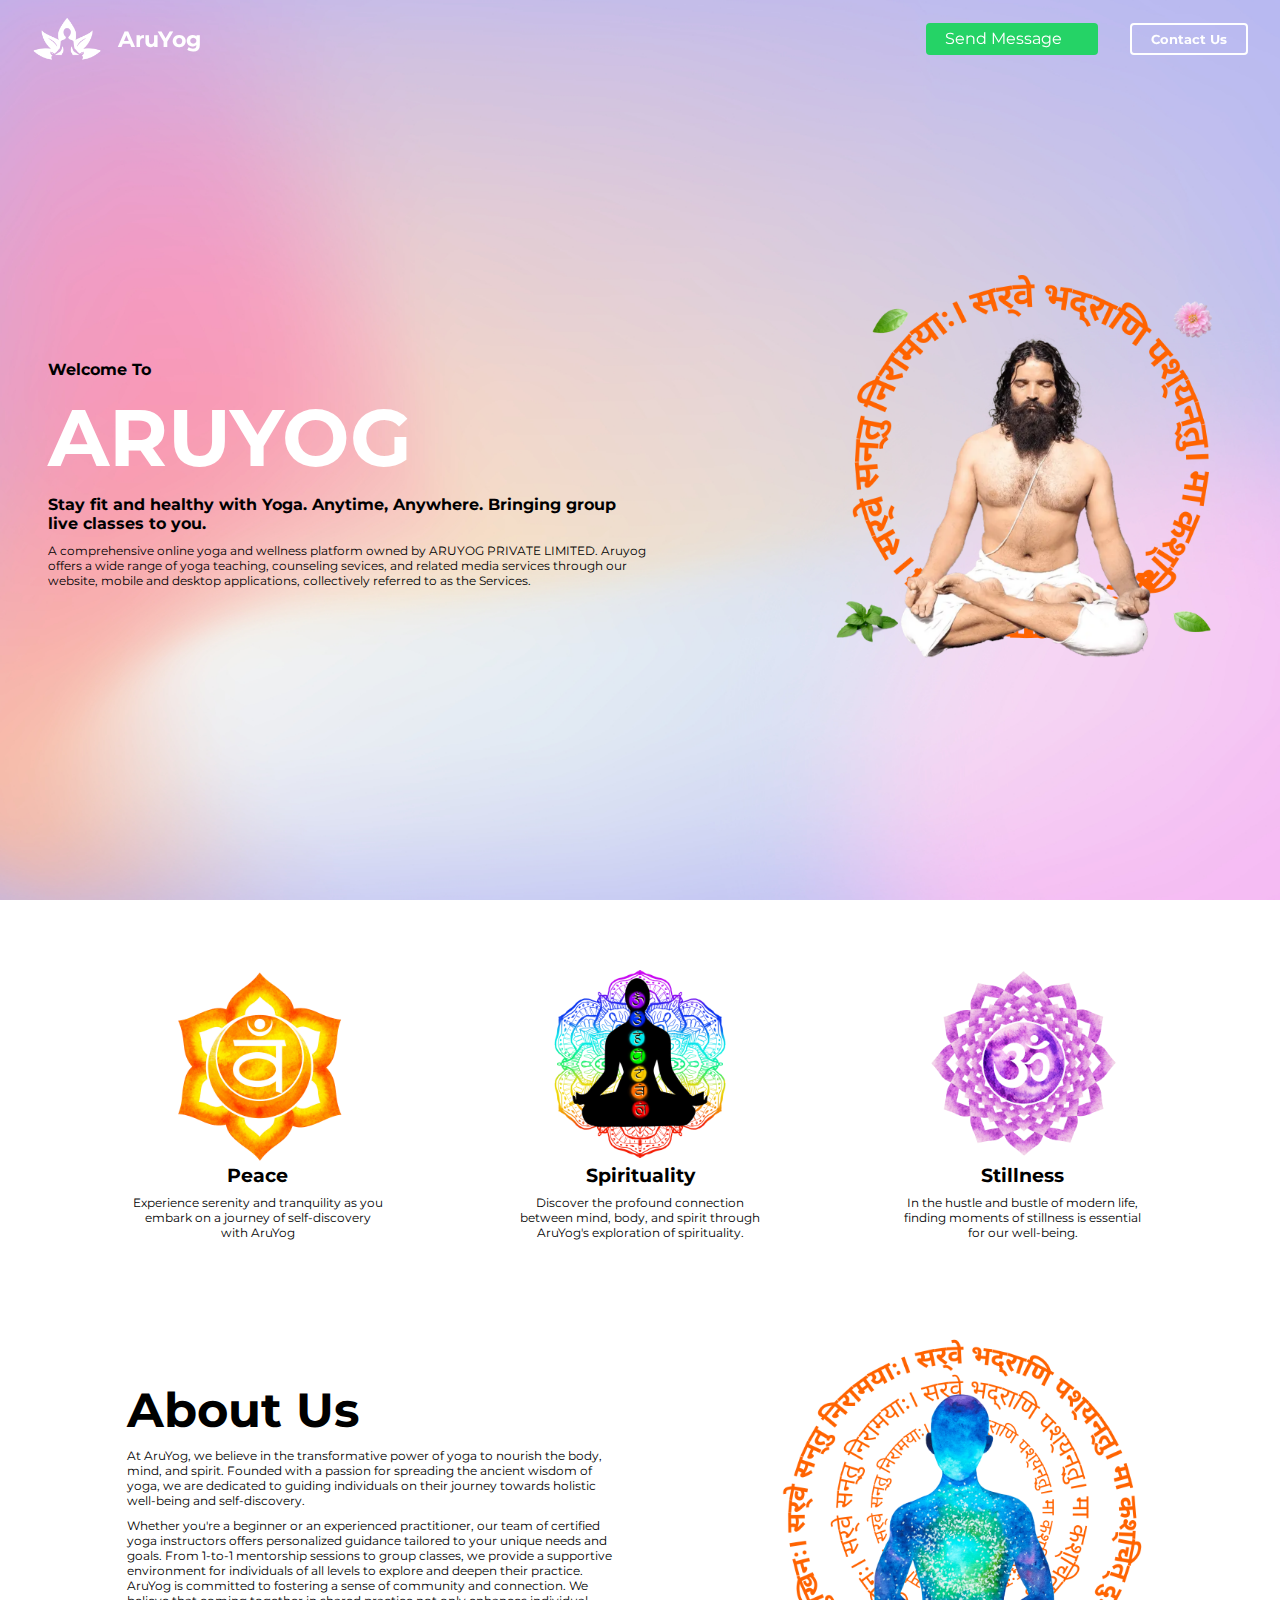
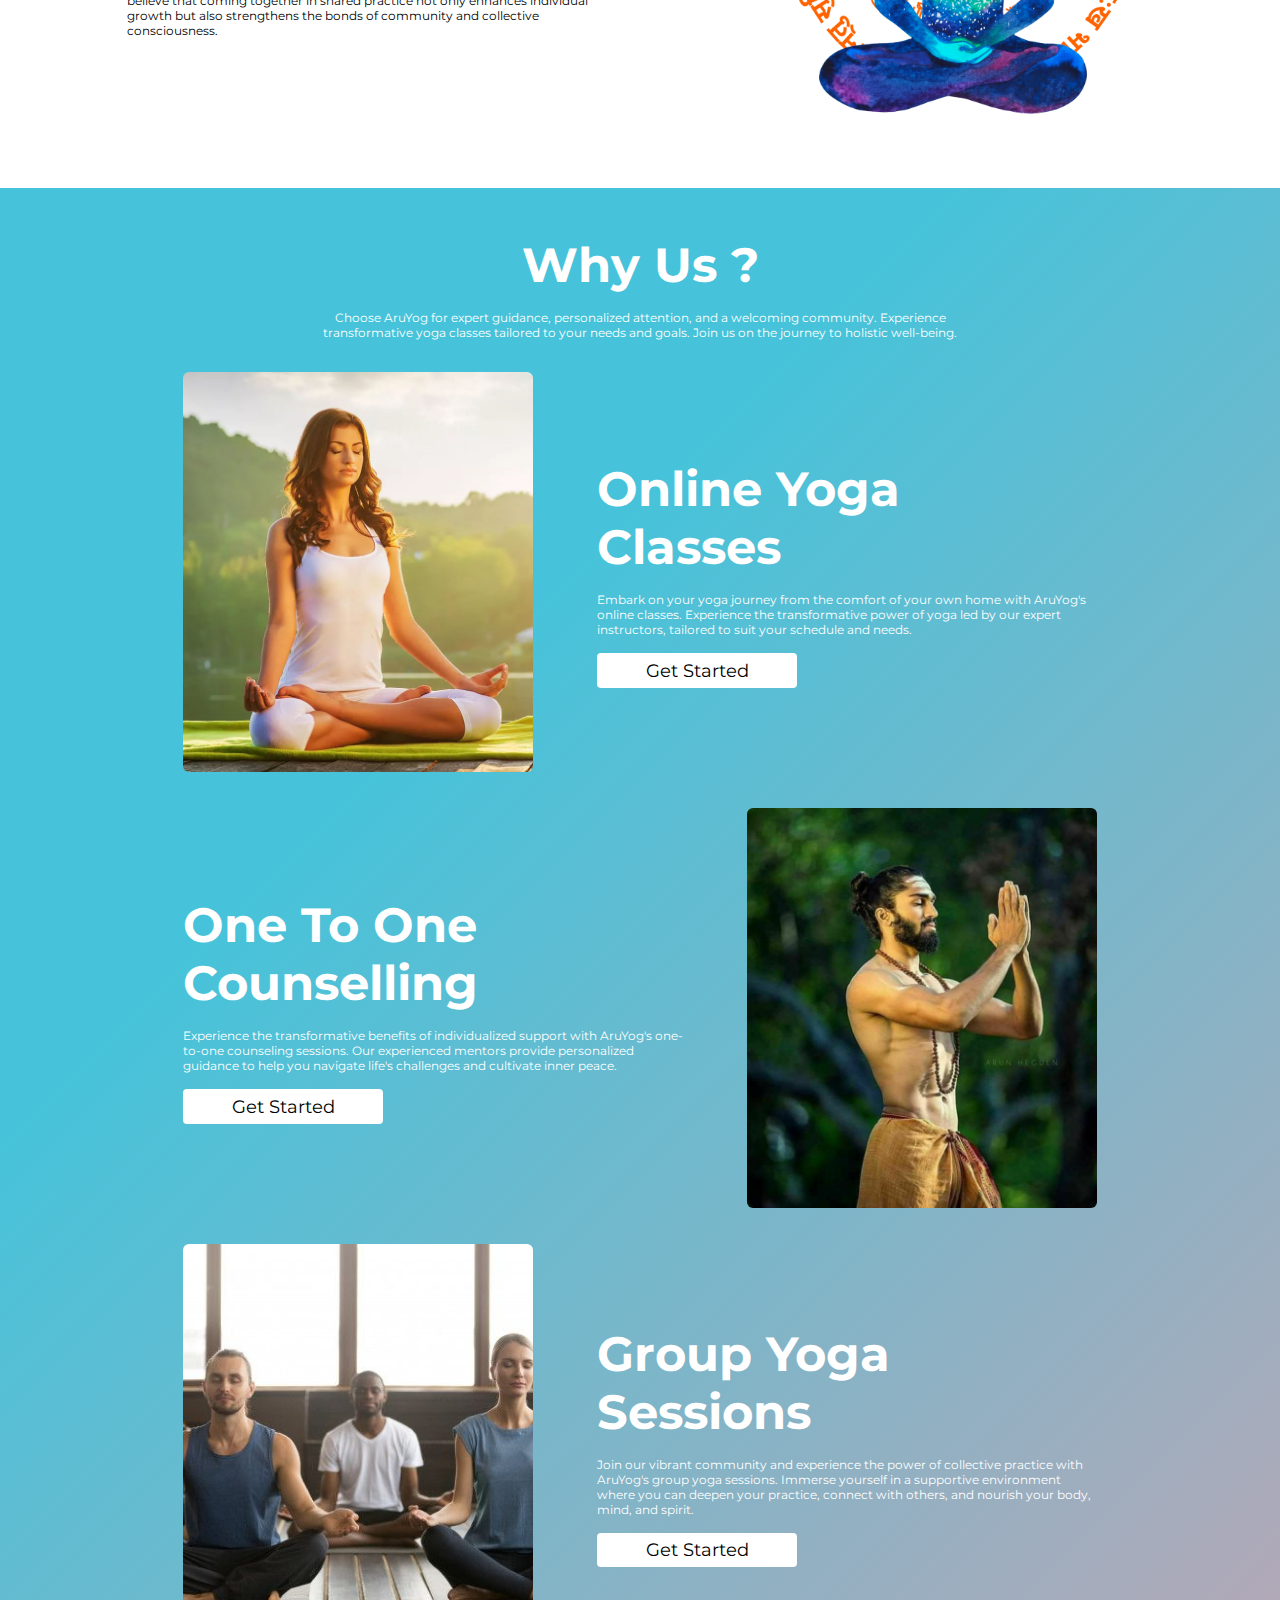
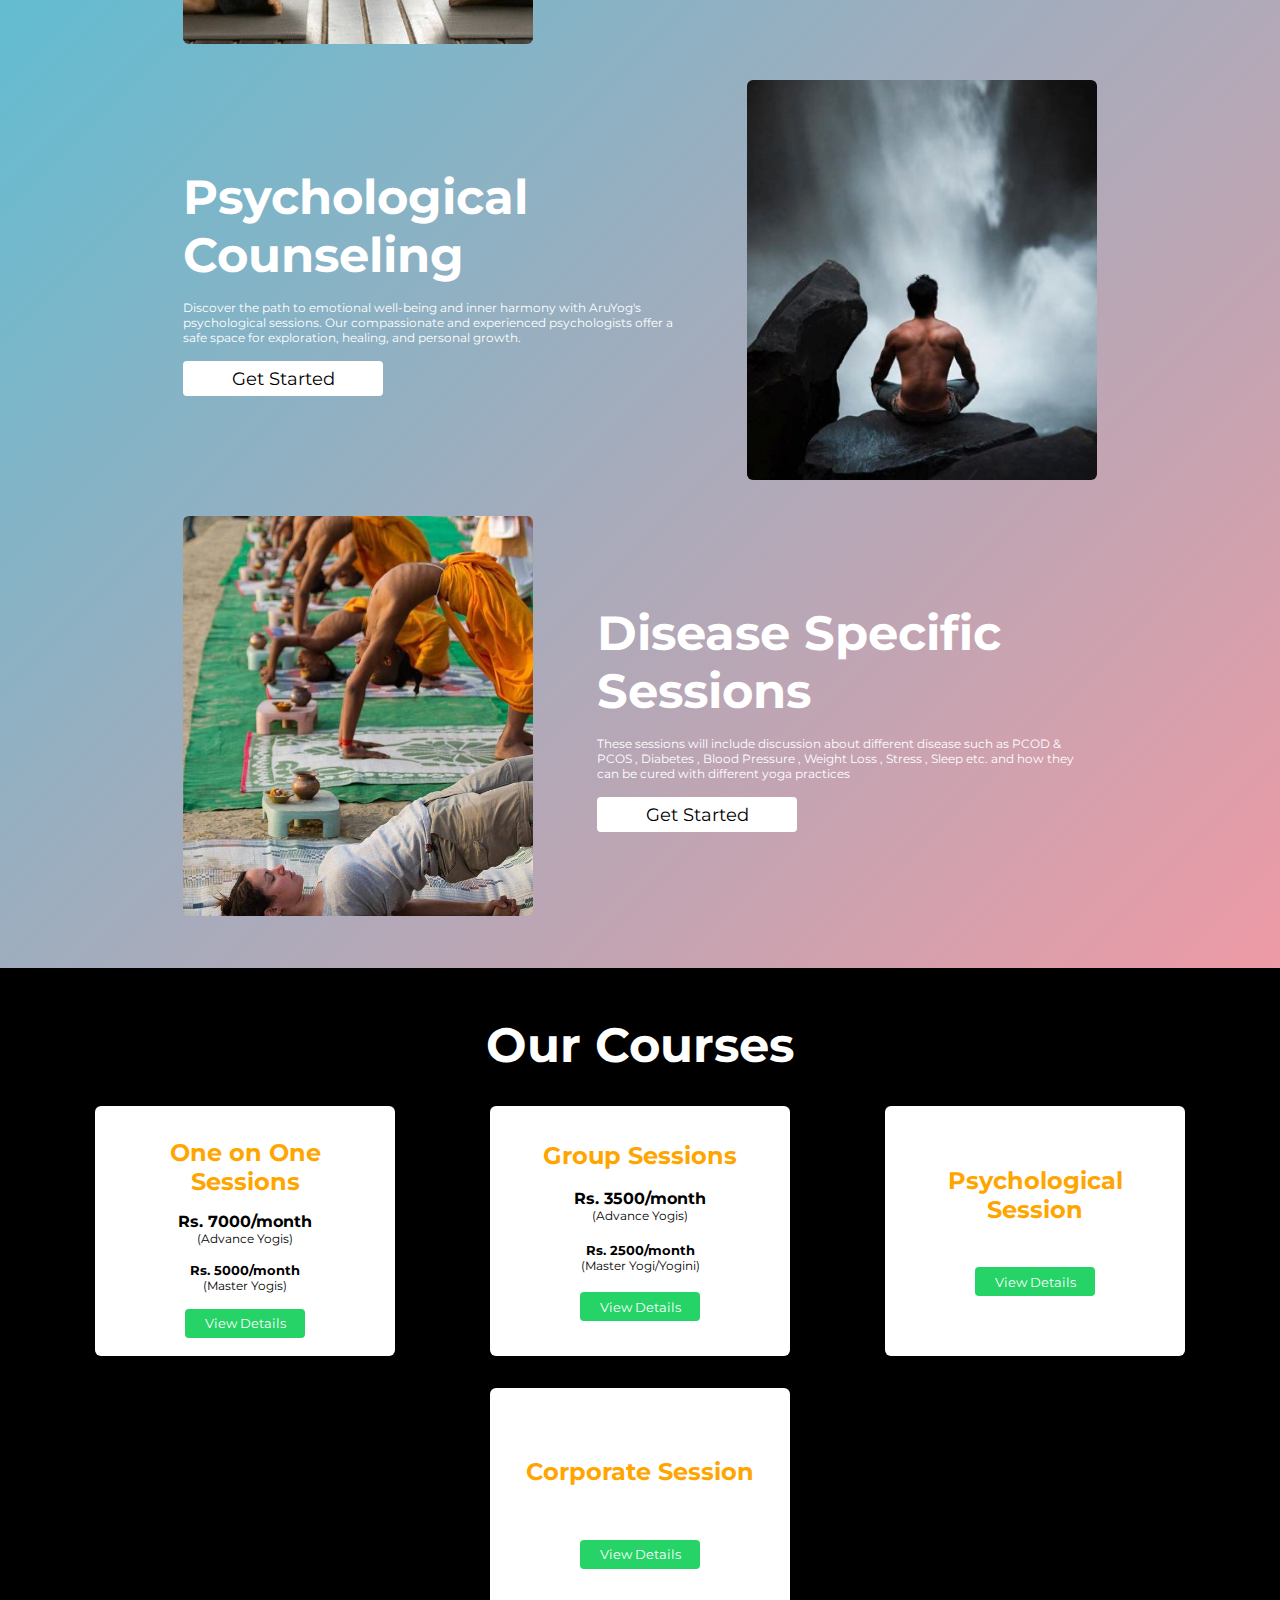
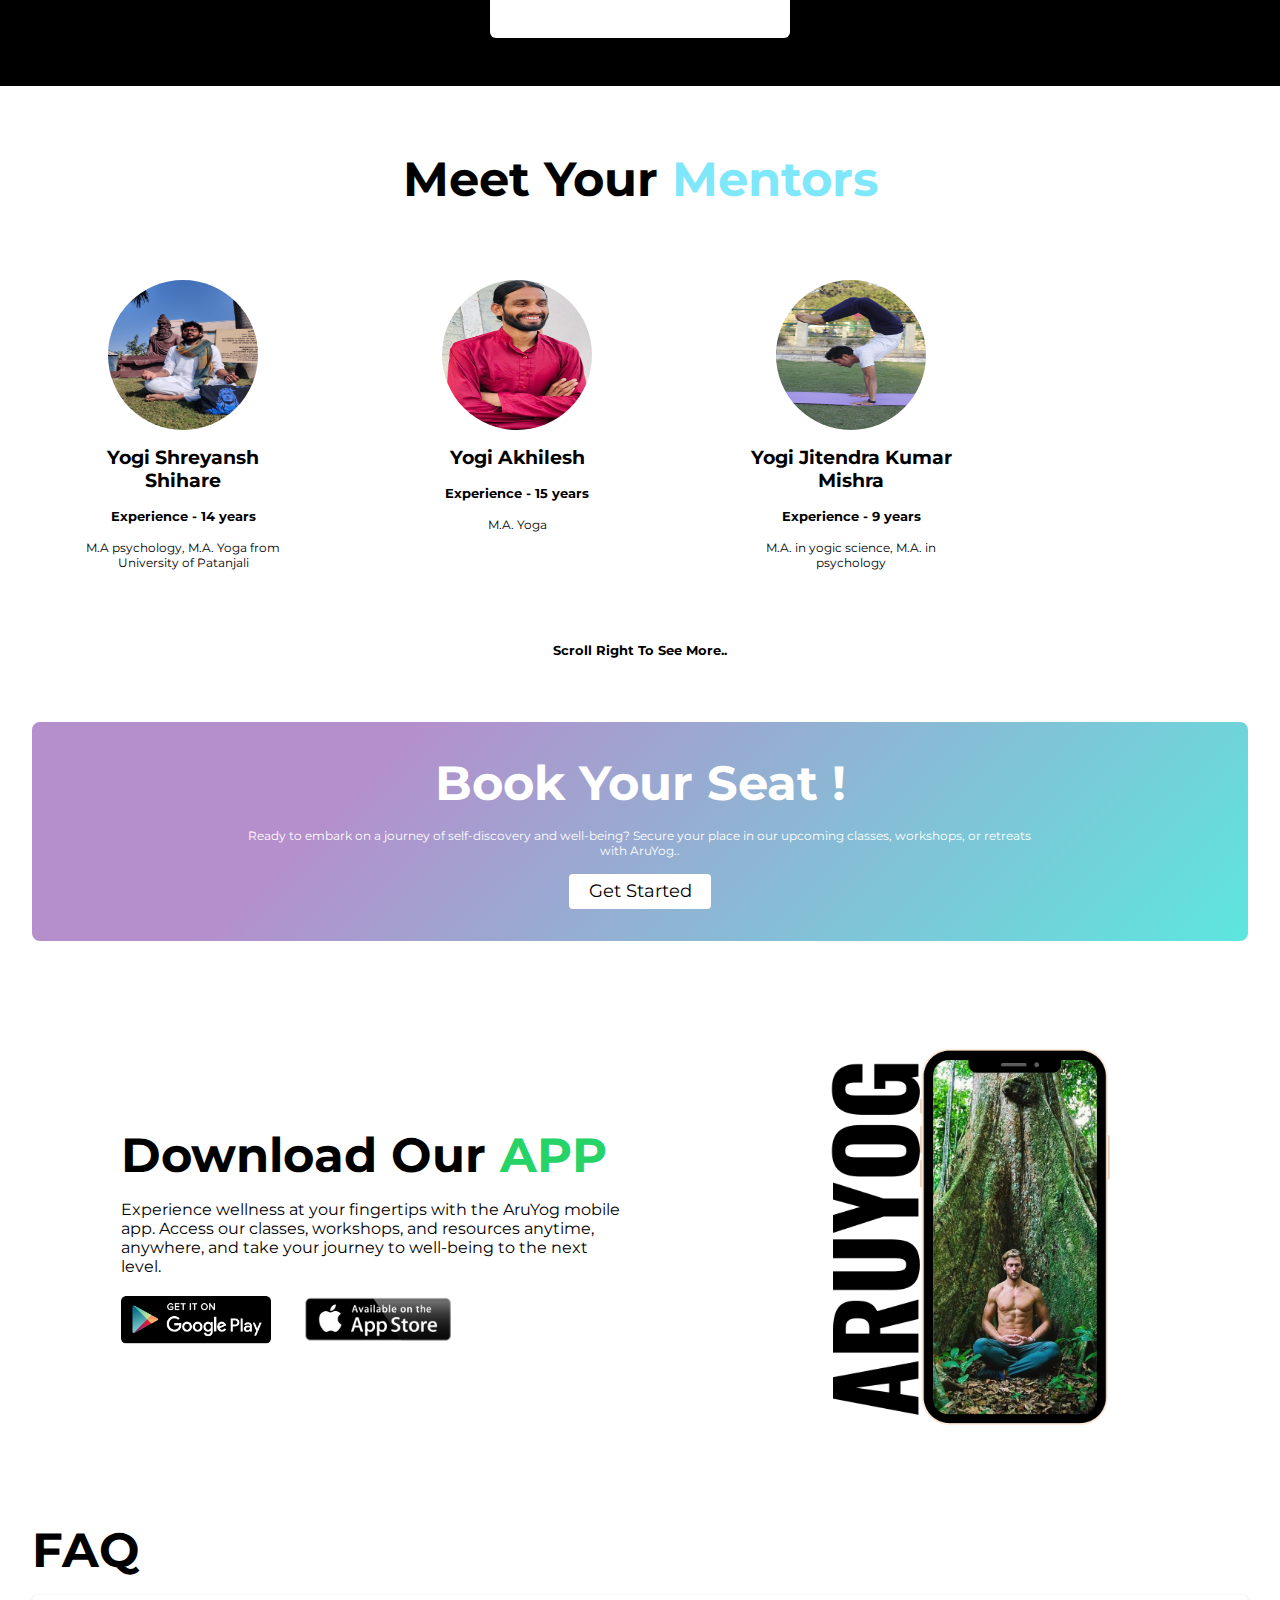
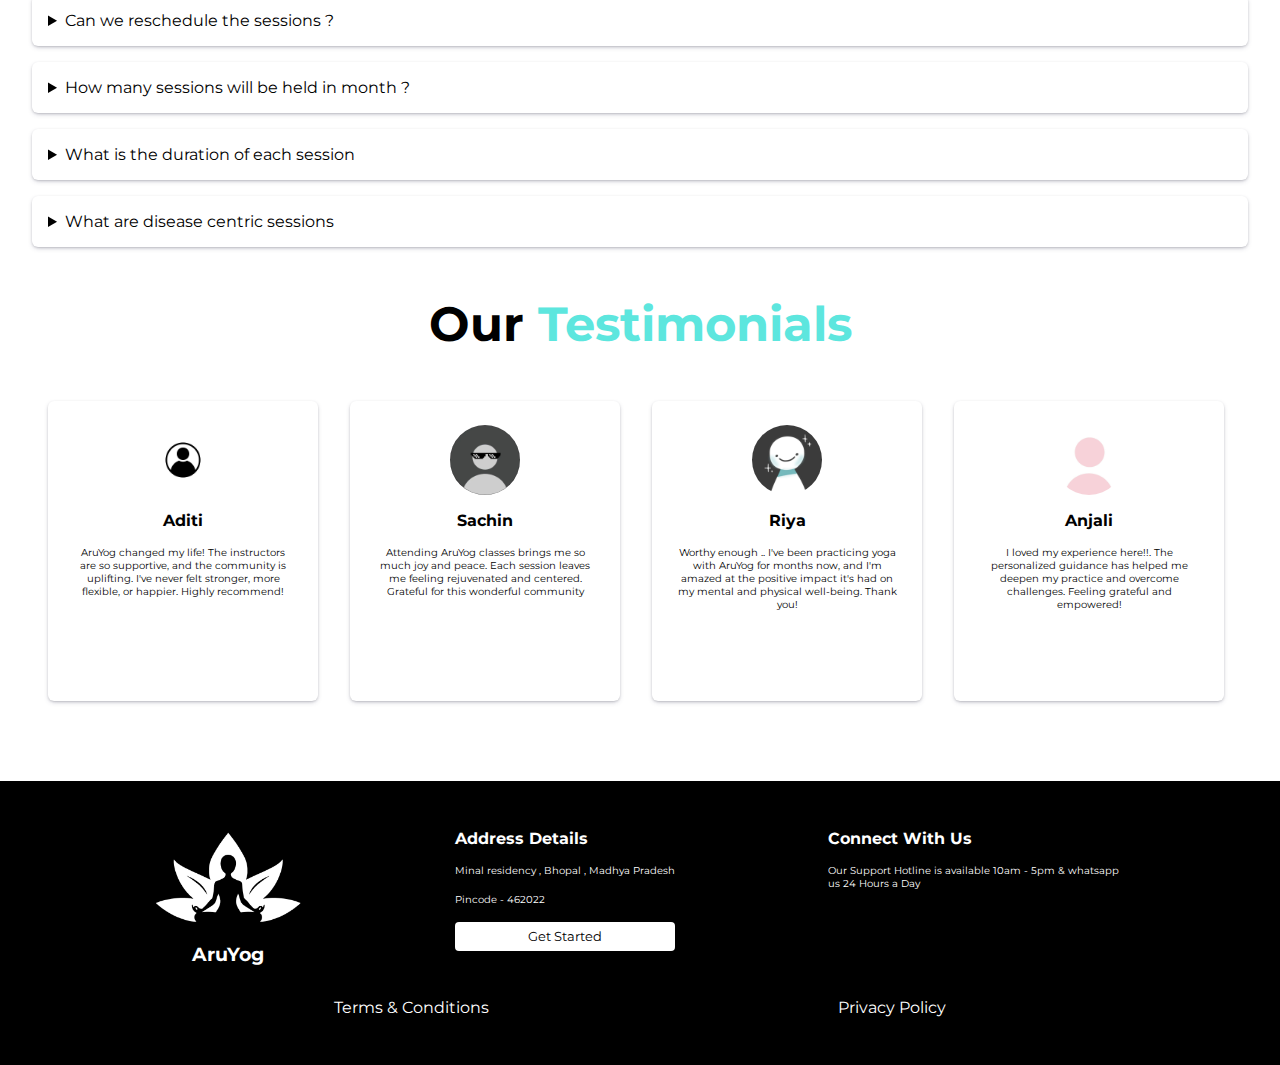
<file: index.html>
<!DOCTYPE html>
<html lang="en">
  <head>
    <meta charset="UTF-8" />
    <meta name="viewport" content="width=device-width, initial-scale=1.0" />
    <title>AruYog</title>
    <link rel="icon" href="./images/black-logo.png" />
    <link rel="stylesheet" href="./style.css" />
    <link
      rel="stylesheet"
      href="https://cdnjs.cloudflare.com/ajax/libs/font-awesome/6.5.1/css/all.min.css"
      integrity="sha512-DTOQO9RWCH3ppGqcWaEA1BIZOC6xxalwEsw9c2QQeAIftl+Vegovlnee1c9QX4TctnWMn13TZye+giMm8e2LwA=="
      crossorigin="anonymous"
      referrerpolicy="no-referrer"
    />
  </head>
  <body>
    <a href="https://wa.me/918817666659" target="_blank" class="sticky-whatsapp">
      <i class="fa-brands fa-whatsapp"></i>
    </a>
    <nav id="navbar">
      <div class="navbar-left">
        <img src="./images/logo.png" alt="" />
        <h3>AruYog</h3>
      </div>
      <div class="navbar-right">
        <a
          href="https://wa.me/918817666659"
          class="btn-a flex-btn"
          target="_blank"
          >Send Message <i class="fa-brands fa-whatsapp"></i
        ></a>
        <button class="btn-a" onclick="displayFormScreen()">Contact Us</button>
      </div>
    </nav>

    <div class="landing-section">
      <div class="landing-section-left">
        <h4>Welcome To</h4>
        <h1>ARUYOG</h1>
        <h4>
          Stay fit and healthy with Yoga. Anytime, Anywhere. Bringing group live
          classes to you.
        </h4>
        <p>
          A comprehensive online yoga and wellness platform owned by ARUYOG
          PRIVATE LIMITED. Aruyog offers a wide range of yoga teaching,
          counseling sevices, and related media services through our website,
          mobile and desktop applications, collectively referred to as the
          Services.
        </p>
      </div>
      <div class="landing-section-right">
        <img src="./images/yoga3.png" alt="" />
      </div>
    </div>

    <div class="quality-section">
      <div class="quality-section-card">
        <img src="./images/quality1.png" alt="" />
        <h3>Peace</h3>
        <p>
          Experience serenity and tranquility as you embark on a journey of
          self-discovery with AruYog
        </p>
      </div>
      <div class="quality-section-card">
        <img src="./images/quality2.png" alt="" />
        <h3>Spirituality</h3>
        <p>
          Discover the profound connection between mind, body, and spirit
          through AruYog's exploration of spirituality.
        </p>
      </div>
      <div class="quality-section-card">
        <img src="./images/quality3.png" alt="" />
        <h3>Stillness</h3>
        <p>
          In the hustle and bustle of modern life, finding moments of stillness
          is essential for our well-being.
        </p>
      </div>
    </div>

    <div class="about-section">
      <div class="about-section-left">
        <h2>About Us</h2>
        <p>
          At AruYog, we believe in the transformative power of yoga to nourish
          the body, mind, and spirit. Founded with a passion for spreading the
          ancient wisdom of yoga, we are dedicated to guiding individuals on
          their journey towards holistic well-being and self-discovery.
        </p>
        <p>
          Whether you're a beginner or an experienced practitioner, our team of
          certified yoga instructors offers personalized guidance tailored to
          your unique needs and goals. From 1-to-1 mentorship sessions to group
          classes, we provide a supportive environment for individuals of all
          levels to explore and deepen their practice. AruYog is committed to
          fostering a sense of community and connection. We believe that coming
          together in shared practice not only enhances individual growth but
          also strengthens the bonds of community and collective consciousness.
        </p>
        <div class="social-media-section">
          <a
            href="https://www.instagram.com/team_aruyog/?igsh=MW9zZGwzcjNuN2JnMw%3D%3D"
            target="_blank"
            ><i class="fa-brands fa-instagram social-icons"></i
          ></a>
          <a
            href="https://twitter.com/aruyog007?t=EOKUuBi0sWMs2jcYfQR6vw&s=08"
            target="_blank"
            ><i class="fa-brands fa-x-twitter social-icons"></i
          ></a>
          <a href="https://youtube.com/@Aruyog?si=WXtZi8DSYDbj8_0M" target="_blank"><i class="fa-brands fa-youtube social-icons"></i></a>
        </div>
      </div>
      <div class="about-section-right">
        <img src="./images/aboutImg2.png" alt="" />
      </div>
    </div>

    <div class="why-us-section">
      <div class="why-us-section-header">
        <h2>Why Us ?</h2>
        <p>
          Choose AruYog for expert guidance, personalized attention, and a
          welcoming community. Experience transformative yoga classes tailored
          to your needs and goals. Join us on the journey to holistic
          well-being.
        </p>
      </div>
      <div class="why-us-section-bottom">
        <div class="why-us-section-bottom-card">
          <div class="why-us-section-bottom-card-image">
            <img src="./images/Yoga _ StyleCraze.jpg" alt="" />
          </div>
          <div class="why-us-section-bottom-card-content">
            <h2>Online Yoga Classes</h2>
            <p>
              Embark on your yoga journey from the comfort of your own home with
              AruYog's online classes. Experience the transformative power of
              yoga led by our expert instructors, tailored to suit your schedule
              and needs.
            </p>
            <button class="btn-a" onclick="displayFormScreen()">
              Get Started
            </button>
          </div>
        </div>

        <div class="why-us-section-bottom-card">
          <div class="why-us-section-bottom-card-image">
            <img src="./images/service2.jpg" alt="" />
          </div>
          <div class="why-us-section-bottom-card-content">
            <h2>One To One Counselling</h2>
            <p>
              Experience the transformative benefits of individualized support
              with AruYog's one-to-one counseling sessions. Our experienced
              mentors provide personalized guidance to help you navigate life's
              challenges and cultivate inner peace.
            </p>
            <button class="btn-a" onclick="displayFormScreen()">
              Get Started
            </button>
          </div>
        </div>

        <div class="why-us-section-bottom-card">
          <div class="why-us-section-bottom-card-image">
            <img src="./images/service3.jpg" alt="" />
          </div>
          <div class="why-us-section-bottom-card-content">
            <h2>Group Yoga Sessions</h2>
            <p>
              Join our vibrant community and experience the power of collective
              practice with AruYog's group yoga sessions. Immerse yourself in a
              supportive environment where you can deepen your practice, connect
              with others, and nourish your body, mind, and spirit.
            </p>
            <button class="btn-a" onclick="displayFormScreen()">
              Get Started
            </button>
          </div>
        </div>

        <div class="why-us-section-bottom-card">
          <div class="why-us-section-bottom-card-image">
            <img src="./images/service4.jpg" alt="" />
          </div>
          <div class="why-us-section-bottom-card-content">
            <h2>Psychological Counseling</h2>
            <p>
              Discover the path to emotional well-being and inner harmony with
              AruYog's psychological sessions. Our compassionate and experienced
              psychologists offer a safe space for exploration, healing, and
              personal growth.
            </p>
            <button class="btn-a" onclick="displayFormScreen()">
              Get Started
            </button>
          </div>
        </div>

        <div class="why-us-section-bottom-card">
          <div class="why-us-section-bottom-card-image">
            <img src="./images/service5.jpg" alt="" />
          </div>
          <div class="why-us-section-bottom-card-content">
            <h2>Disease Specific Sessions</h2>
            <p>
              These sessions will include discussion about different disease
              such as PCOD & PCOS , Diabetes , Blood Pressure , Weight Loss ,
              Stress , Sleep etc. and how they can be cured with different yoga
              practices
            </p>
            <button class="btn-a" onclick="displayFormScreen()">
              Get Started
            </button>
          </div>
        </div>
      </div>
    </div>

    <div class="course-fee-section">
      <div class="course-fee-header">
        <h2>Our Courses</h2>
      </div>
      <div class="course-fee-bottom">
        <div class="course-card">
          <h3>One on One Sessions</h3>
          <div class="one-course">
            <h4>Rs. 7000/month</h4>
            <p>(Advance Yogis)</p>
          </div>
          <div class="one-course">
            <h5>Rs. 5000/month</h5>
            <p>(Master Yogis)</p>
          </div>
          <button class="btn-a" onclick="showDetail(event)">View Details</button>
          <div class="course-detail">
            <p>there will be 5 sessions per week i.e. 20 sessions plus 1  complementry session which makes  it a total of 21 sessions</p>
            <button class="btn-a" onclick="hideDetail(event)">Hide Details</button>
          </div>
        </div>
        <div class="course-card">
          <h3>Group Sessions</h3>
          <div class="one-course">
            <h4>Rs. 3500/month</h4>
            <p>(Advance Yogis)</p>
          </div>
          <div class="one-course">
            <h5>Rs. 2500/month</h5>
            <p>(Master Yogi/Yogini)</p>
          </div>
          <button class="btn-a" onclick="showDetail(event)">View Details</button>
          <div class="course-detail">
            <p>there will be 5 sessions per week i.e. 20 sessions plus 1  complementry session which makes  it a total of 21 sessions per month. Maximum 4 people can take sessions in every slot of all yogi/yogini </p>
            <button class="btn-a" onclick="hideDetail(event)">Hide Details</button>
          </div>
        </div>
        <div class="course-card">
            <h3>Psychological Session</h3>
            <button class="btn-a" onclick="showDetail(event)">View Details</button>
            <div class="course-detail" id="psychologicalCourseDetail">
                <p>one on one sessions for mental stress. There is no limit for sessions. you can one or many sessions depending on your need</p>
                <button class="btn-a" onclick="displayFormScreen()">Ask For Demo</button>
              </div>
          </div>
          <div class="course-card">
            <h3>Corporate Session</h3>
            <button class="btn-a" onclick="showDetail(event)">View Details</button>
            <div class="course-detail" id="corporateCourseDetail">
                <p>Corporate session- special sessions held by  corporate companies for their employees from time to time to release stress and improve productivity</p>
                <button class="btn-a" onclick="displayFormScreen()">Ask For Demo</button>
              </div>
          </div>
      </div>
    </div>

    <div class="mentor-section">
      <div class="mentor-section-header">
        <h2>Meet Your <span>Mentors</span></h2>
      </div>
      <div class="mentor-section-bottom">
        <div class="mentor-card">
          <img src="./images/yogi2.jpeg" alt="" />
          <h3>Yogi Shreyansh Shihare</h3>
          <h5>Experience - 14 years</h5>
          <p>
            M.A psychology, M.A. Yoga from University of Patanjali
          </p>
        </div>
        <div class="mentor-card">
          <img src="./images/yogi3.jpeg" alt="" />
          <h3>Yogi Akhilesh</h3>
          <h5>Experience - 15 years</h5>
          <p>
            M.A. Yoga
          </p>
        </div>
        <div class="mentor-card">
          <img src="./images/yogi1.jpeg" alt="" />
          <h3>Yogi Jitendra Kumar Mishra</h3>
          <h5>Experience - 9 years</h5>
          <p>
          M.A. in yogic science, M.A. in psychology
          </p>
        </div>
      </div>
      <h5>Scroll Right To See More..</h5>
    </div>

    <div class="contact-offer-section">
      <div class="contact-offer-box">
        <h2>Book Your Seat !</h2>
        <p>
          Ready to embark on a journey of self-discovery and well-being? Secure
          your place in our upcoming classes, workshops, or retreats with
          AruYog..
        </p>
        <button class="btn-a" onclick="displayFormScreen()">Get Started</button>
      </div>
    </div>

    <div class="app-section">
      <div class="app-section-left">
        <h2>Download Our <span>APP</span></h2>
        Experience wellness at your fingertips with the AruYog mobile app.
        Access our classes, workshops, and resources anytime, anywhere, and take
        your journey to well-being to the next level.
        <div class="app-download-links">
          <a href="#"><img src="./images/play-store.png" alt="" /></a>
          <a href="#"><img src="./images/app-store.png" alt="" /></a>
        </div>
      </div>
      <div class="app-section-right">
        <img src="./images/mockup.png" alt="" />
      </div>
    </div>

    <div class="faq-section">
      <h2>FAQ</h2>
      <details>
        <summary>Can we reschedule the sessions ?</summary>
        <p>
          Yes, you can reschedule the sessions twice a month anytime for free
        </p>
      </details>
      <details>
        <summary>How many sessions will be held in month ?</summary>
        <p>
          There will be 5 sessions per week i.e, 20 sessions plus 1 complementry
          session which makes it a total of 21 sessions per month
        </p>
      </details>
      <details>
        <summary>What is the duration of each session</summary>
        <p>
          Each session will be of 60 minutes (1 hour) , which will include 55
          minutes of yogic kriyas and 5 minutes of Q&A/doubt clearing
        </p>
      </details>
      <details>
        <summary>What are disease centric sessions</summary>
        <p>
          We have special sessions for specific diseases Diabetes, PCOS/PCOD , weight loss, sleeping issues, Blood pressure etc. <br> Where our advance yogis (specialised in that particular disease case) will take the sessions, facousing entirely on that issue.
        </p>
      </details>
    </div>

    <div class="testimonial-section">
      <div class="testimonial-section-header">
        <h2>Our <span>Testimonials</span></h2>
      </div>
      <div class="testimonial-section-bottom">
        <div class="testimonial-card">
          <img src="./images/newUser.jpg" alt="" />
          <h4>Aditi</h4>
          <p>
            AruYog changed my life! The instructors are so supportive, and the
            community is uplifting. I've never felt stronger, more flexible, or
            happier. Highly recommend!
          </p>
          <div class="star-section">
            <i class="fa-solid fa-star my-star"></i>
            <i class="fa-solid fa-star my-star"></i>
            <i class="fa-solid fa-star my-star"></i>
            <i class="fa-solid fa-star my-star"></i>
            <i class="fa-solid fa-star my-star"></i>
          </div>
        </div>
        <div class="testimonial-card">
          <img src="./images/newUser2.jpg" alt="" />
          <h4>Sachin</h4>
          <p>
            Attending AruYog classes brings me so much joy and peace. Each
            session leaves me feeling rejuvenated and centered. Grateful for
            this wonderful community
          </p>
          <div class="star-section">
            <i class="fa-solid fa-star my-star"></i>
            <i class="fa-solid fa-star my-star"></i>
            <i class="fa-solid fa-star my-star"></i>
            <i class="fa-solid fa-star my-star"></i>
            <i class="fa-regular fa-star-half-stroke my-star"></i>
          </div>
        </div>
        <div class="testimonial-card">
          <img src="./images/newUser3.jpg" alt="" />
          <h4>Riya</h4>
          <p>
            Worthy enough ..
            I've been practicing yoga with AruYog for months now, and I'm amazed
            at the positive impact it's had on my mental and physical
            well-being. Thank you!
          </p>
          <div class="star-section">
            <i class="fa-solid fa-star my-star"></i>
            <i class="fa-solid fa-star my-star"></i>
            <i class="fa-solid fa-star my-star"></i>
            <i class="fa-regular fa-star-half-stroke my-star"></i>
            <i class="fa-regular fa-star-half-stroke my-star"></i>
          </div>
        </div>
        <div class="testimonial-card">
          <img src="./images/newUser4.jpg" alt="" />
          <h4>Anjali</h4>
          <p>
            I loved my experience here!!.
            The personalized guidance has helped me deepen my practice and
            overcome challenges. Feeling grateful and empowered!
          </p>
          <div class="star-section">
            <i class="fa-solid fa-star my-star"></i>
            <i class="fa-solid fa-star my-star"></i>
            <i class="fa-solid fa-star my-star"></i>
            <i class="fa-solid fa-star my-star"></i>
            <i class="fa-regular fa-star-half-stroke my-star"></i>
          </div>
        </div>
      </div>
    </div>

    <footer id="footer">
      <div class="footer-header">
        <div class="footer-column" id="footer-column-1">
          <img src="./images/logo.png" alt="" />
          <h3>AruYog</h3>
        </div>
        <div class="footer-column" id="footer-column-2">
          <h4>Address Details</h4>
          <p>Minal residency , Bhopal , Madhya Pradesh</p>
          <p>Pincode - 462022</p>
          <button class="btn-a" onclick="displayFormScreen()">
            Get Started
          </button>
        </div>
        <div class="footer-column" id="footer-column-3">
          <h4>Connect With Us</h4>
          <p>
            Our Support Hotline is available 10am - 5pm & whatsapp us 24 Hours a
            Day
          </p>
          <div class="social-media-section">
            <a
              href="https://www.instagram.com/team_aruyog/?igsh=MW9zZGwzcjNuN2JnMw%3D%3D"
              target="_blank"
              ><i class="fa-brands fa-instagram social-icons"></i
            ></a>
            <a
              href="https://twitter.com/aruyog007?t=EOKUuBi0sWMs2jcYfQR6vw&s=08"
              target="_blank"
              ><i class="fa-brands fa-x-twitter social-icons"></i
            ></a>
            <a href="https://youtube.com/@Aruyog?si=WXtZi8DSYDbj8_0M" target="_blank"><i class="fa-brands fa-youtube social-icons"></i></a>
          </div>
        </div>
      </div>
      <div class="footer-middle">
        <a href="/terms/terms.html" target="_blank">Terms & Conditions</a>
        <a href="/terms/privacy.html" target="_blank">Privacy Policy</a>
      </div>
      <!-- <div class="footer-bottom">
        <h4>
          Website is Designed & Developed By
          <a href="https://sachinjha.tech" target="_blank"
            ><span>Sachin Jha</span></a
          >
          | &copy; 2024
        </h4>
      </div> -->
    </footer>

    <div class="form-screen" id="formScreen">
      <form
        method = "post"
        class="contact-form"
        id="contactForm"
      >
        <i
          class="fa-regular fa-circle-xmark close-icon"
          onclick="hideFormScreen()"
        ></i>
        <h3>We Will Get Back To You</h3>
        <div class="input-box">
          <p>Enter Name*</p>
          <input type="text" name="Name" class="input-field" required />
        </div>
        <div class="input-box">
          <p>Enter Email*</p>
          <input type="email" name="Email" class="input-field" required />
        </div>
        <div class="input-box">
          <p>Enter Contact*</p>
          <input type="number" name="Contact" class="input-field" required />
        </div>
        <div class="row">
          <div class="input-box">
            <p>Age(optional)</p>
            <input type="number" name="Age" class="input-field" />
          </div>
          <div class="input-box">
            <p>Gender</p>
            <select name="gender" class="input-field" required>
              <option value="male">Male</option>
              <option value="female">Female</option>
            </select>
          </div>
        </div>
        <div class="input-box">
          <p>Enter Your Query (optional)</p>
          <textarea class="input-field" name="Query"></textarea>
        </div>
        <input type="submit" value="Send Message" class="btn-a" />
      </form>
    </div>

    <script src="./script.js"></script>
  </body>
</html>
</file>
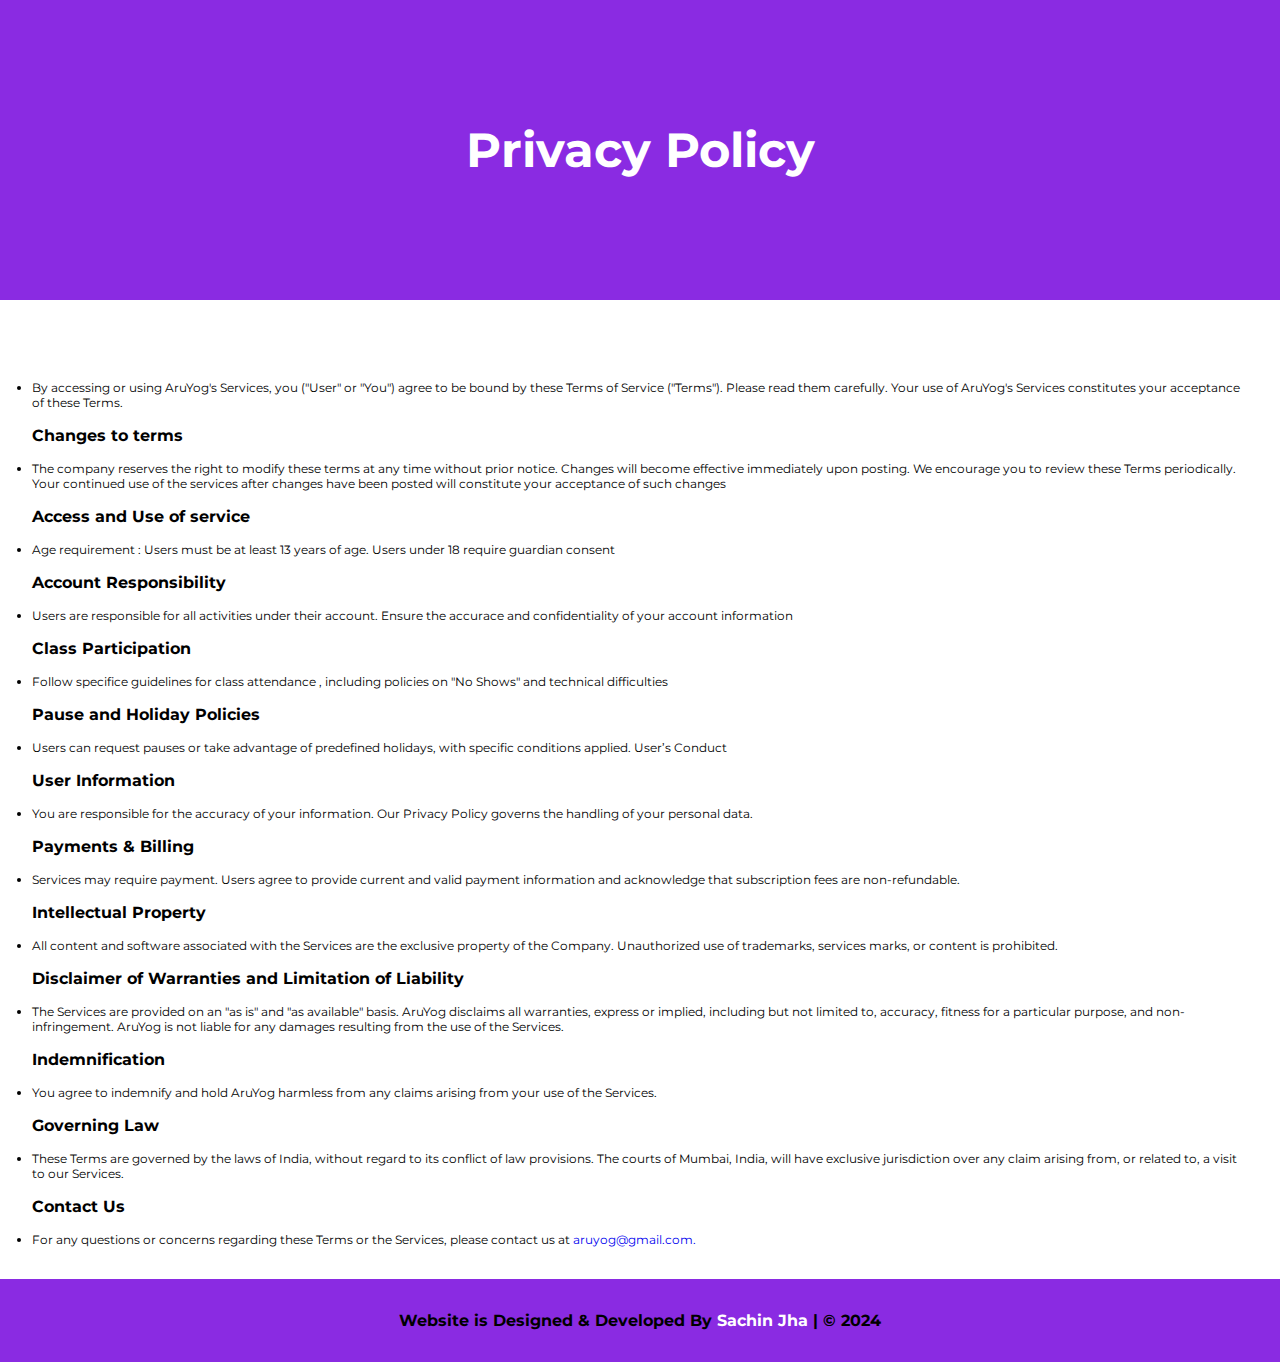
<file: terms/privacy.html>
<!DOCTYPE html>
<html lang="en">
<head>
    <meta charset="UTF-8">
    <meta name="viewport" content="width=device-width, initial-scale=1.0">
    <title>Privacy Policy</title>
    <link rel="stylesheet" href="./terms.css">
</head>
<body>
    <div class="terms-header privacy-header">
        <h2>Privacy Policy</h2>
    </div>
    <div class="terms-box">
        <li>By accessing or using AruYog's Services, you ("User" or "You") agree to be bound by these Terms of Service ("Terms"). Please read them carefully. Your use of AruYog's Services constitutes your acceptance of these Terms.</li>

        <h4>Changes to terms</h4>
        <li>The company reserves the right to modify these terms at any time without prior notice. Changes will become effective immediately upon posting. We encourage you to review these Terms periodically. Your continued use of the services after changes have been posted will constitute your acceptance of such changes</li>

        <h4>Access and Use of service</h4>
        <li>Age requirement : Users must be at least 13 years of age. Users under 18 require guardian consent</li>

        <h4>Account Responsibility</h4>
        <li>Users are responsible for all activities under their account. Ensure the accurace and confidentiality of your account information</li>

        <h4>Class Participation</h4>
        <li>Follow specifice guidelines for class attendance , including policies on "No Shows" and technical difficulties</li>

        <h4>Pause and Holiday Policies</h4>
        <li>Users can request pauses or take advantage of predefined holidays, with specific conditions applied.
            User’s Conduct</li>

        <h4>User Information</h4>
        <li>You are responsible for the accuracy of your information. Our Privacy Policy governs the handling of your personal data.
        </li>

        <h4>Payments & Billing</h4>
        <li>Services may require payment. Users agree to provide current and valid payment information and acknowledge that subscription fees are non-refundable.</li>

        <h4>Intellectual Property</h4>
        <li>All content and software associated with the Services are the exclusive property of the Company. Unauthorized use of trademarks, services marks, or content is prohibited.</li>

        <h4>Disclaimer of Warranties and Limitation of Liability</h4>
        <li>The Services are provided on an "as is" and "as available" basis. AruYog disclaims all warranties, express or implied, including but not limited to, accuracy, fitness for a particular purpose, and non-infringement. AruYog is not liable for any damages resulting from the use of the Services.</li>

        <h4>Indemnification</h4>
        <li>You agree to indemnify and hold AruYog harmless from any claims arising from your use of the Services.</li>

        <h4>Governing Law</h4>
        <li>These Terms are governed by the laws of India, without regard to its conflict of law provisions. The courts of Mumbai, India, will have exclusive jurisdiction over any claim arising from, or related to, a visit to our Services.</li>

        <h4>Contact Us</h4>
        <li>For any questions or concerns regarding these Terms or the Services, please contact us at <a href="mailto:aruyog@gmail.com"> aruyog@gmail.com.</a></li>

          </div>

    <div class="terms-bottom privacy-bottom">
        <h4>Website is Designed & Developed By <a href="https://sachinjha.tech" target="_blank"><span>Sachin Jha</span></a> | &copy; 2024</h4>
    </div>
</body>
</html>
</file>
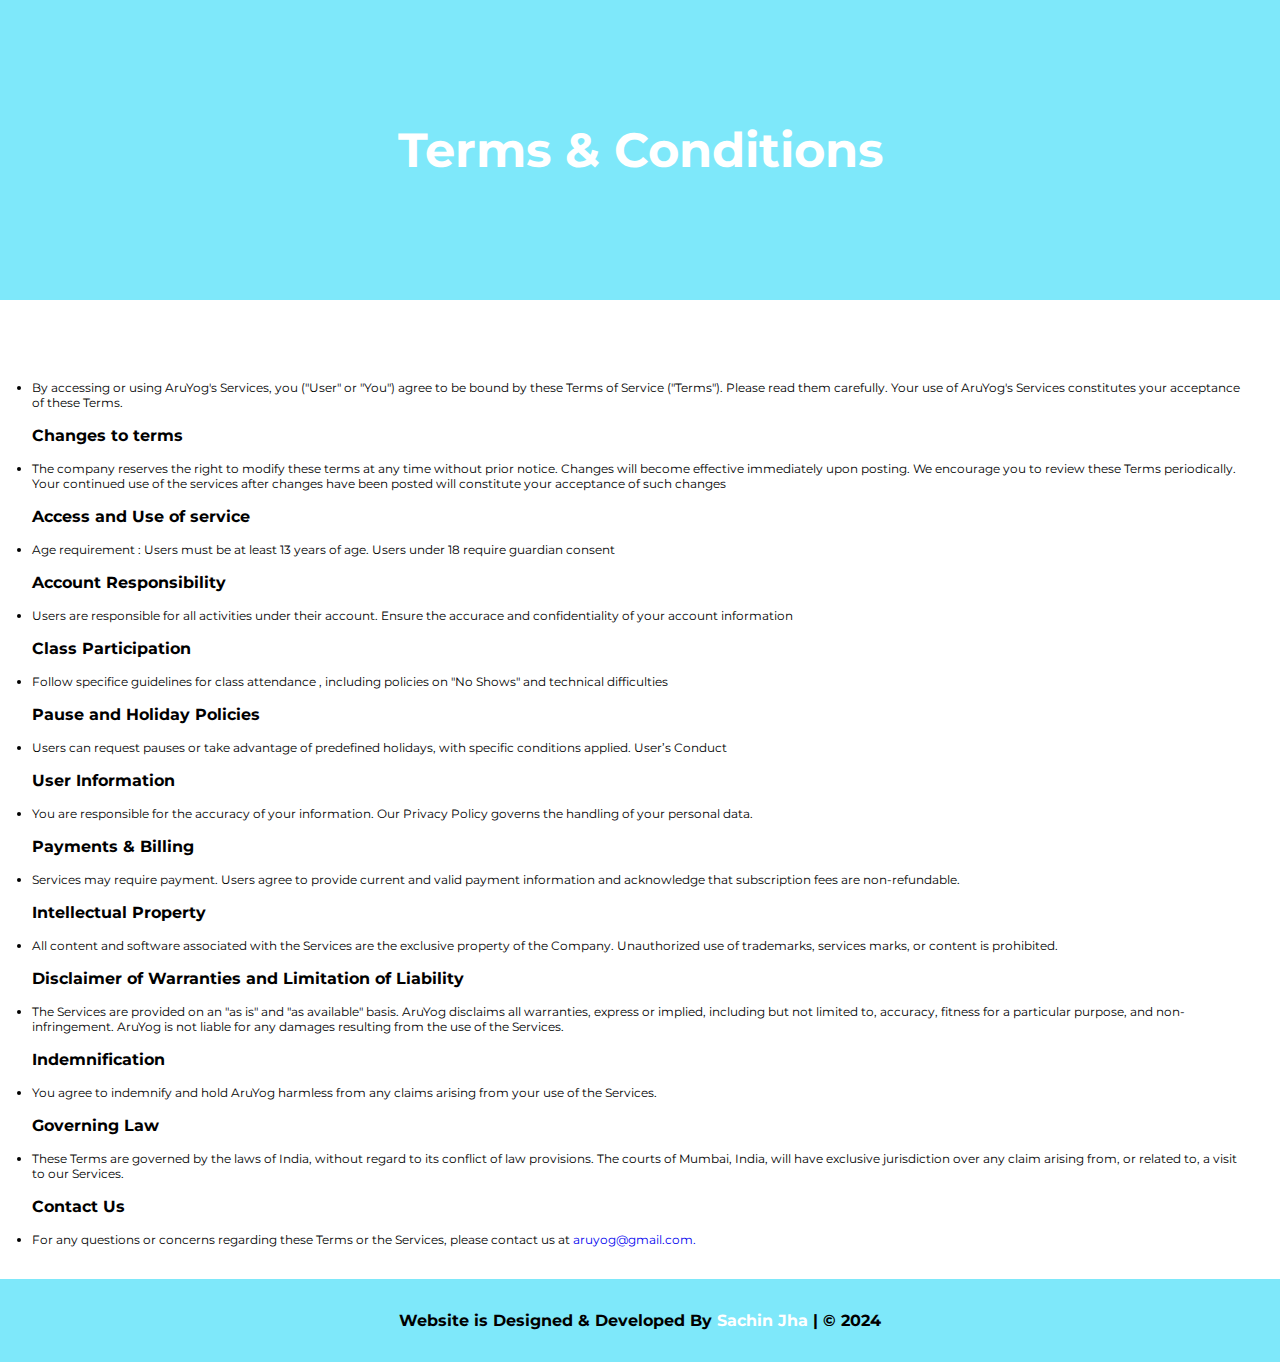
<file: terms/terms.html>
<!DOCTYPE html>
<html lang="en">
<head>
    <meta charset="UTF-8">
    <meta name="viewport" content="width=device-width, initial-scale=1.0">
    <title>Terms & Conditions</title>
    <link rel="stylesheet" href="./terms.css">
</head>
<body>
    <div class="terms-header">
        <h2>Terms & Conditions</h2>
    </div>
    <div class="terms-box">

        <li>By accessing or using AruYog's Services, you ("User" or "You") agree to be bound by these Terms of Service ("Terms"). Please read them carefully. Your use of AruYog's Services constitutes your acceptance of these Terms.</li>

        <h4>Changes to terms</h4>
        <li>The company reserves the right to modify these terms at any time without prior notice. Changes will become effective immediately upon posting. We encourage you to review these Terms periodically. Your continued use of the services after changes have been posted will constitute your acceptance of such changes</li>

        <h4>Access and Use of service</h4>
        <li>Age requirement : Users must be at least 13 years of age. Users under 18 require guardian consent</li>

        <h4>Account Responsibility</h4>
        <li>Users are responsible for all activities under their account. Ensure the accurace and confidentiality of your account information</li>

        <h4>Class Participation</h4>
        <li>Follow specifice guidelines for class attendance , including policies on "No Shows" and technical difficulties</li>

        <h4>Pause and Holiday Policies</h4>
        <li>Users can request pauses or take advantage of predefined holidays, with specific conditions applied.
            User’s Conduct</li>

        <h4>User Information</h4>
        <li>You are responsible for the accuracy of your information. Our Privacy Policy governs the handling of your personal data.
        </li>

        <h4>Payments & Billing</h4>
        <li>Services may require payment. Users agree to provide current and valid payment information and acknowledge that subscription fees are non-refundable.</li>

        <h4>Intellectual Property</h4>
        <li>All content and software associated with the Services are the exclusive property of the Company. Unauthorized use of trademarks, services marks, or content is prohibited.</li>

        <h4>Disclaimer of Warranties and Limitation of Liability</h4>
        <li>The Services are provided on an "as is" and "as available" basis. AruYog disclaims all warranties, express or implied, including but not limited to, accuracy, fitness for a particular purpose, and non-infringement. AruYog is not liable for any damages resulting from the use of the Services.</li>

        <h4>Indemnification</h4>
        <li>You agree to indemnify and hold AruYog harmless from any claims arising from your use of the Services.</li>

        <h4>Governing Law</h4>
        <li>These Terms are governed by the laws of India, without regard to its conflict of law provisions. The courts of Mumbai, India, will have exclusive jurisdiction over any claim arising from, or related to, a visit to our Services.</li>

        <h4>Contact Us</h4>
        <li>For any questions or concerns regarding these Terms or the Services, please contact us at <a href="mailto:aruyog@gmail.com"> aruyog@gmail.com.</a></li>

    </div>

    <div class="terms-bottom">
        <h4>Website is Designed & Developed By <a href="https://sachinjha.tech" target="_blank"><span>Sachin Jha</span></a> | &copy; 2024</h4>
    </div>
</body>
</html>
</file>
<file: style.css>
@import url('https://fonts.googleapis.com/css2?family=Montserrat:ital,wght@0,300;1,300&display=swap');
*{
    margin: 0%;
    padding: 0%;
    box-sizing: border-box;
    font-family: "Montserrat", sans-serif;
}
html{
    font-size: 100%;
    scroll-behavior: smooth;
}
body{
    overflow-x: hidden;
    width: 100%;
    height: 100vh;
}

/* COMMON THINGS */
a{
    text-decoration: none;
    color: black;
}
.btn-a{
    background-color: white;
    padding: 0.4rem 1.2rem;
    border-radius: 4px;
}
h1{
    font-size: 5rem;
}
h2{
    font-size: 3rem;
}
p{
    font-size: 12px;
}

/* STICKY NAVBAR */
.sticky-whatsapp{
    position: fixed;
    bottom: 5%;
    right: 5%;
    background-color: white;
    width: 50px;
    height: 50px;
    border-radius: 50%;
    display: none;
    justify-content: center;
    align-items: center;
    background-color: #25d366;
    color: white;
    z-index: 1001;
}
.sticky-whatsapp    .fa-whatsapp{
    font-size: 26px;
}

/* NAVBAR SECTION */
#navbar{
    width: 100%;
    display: flex;
    justify-content: space-between;
    align-items: center;
    position: fixed;
    top: 0%;
    padding: 1rem 2rem;
    color: white;
    z-index: 999;
    transition: 0.6s;
}
.navbar-left{
    display: flex;
    align-items: center;
    gap: 1rem;
}
.navbar-left img{
    width: 70px;
}
.navbar-left h3{
    font-size: 1.4rem;
}
.navbar-right{
    display:flex ;
    align-items: center;
    gap: 2rem;
}
.navbar-right .btn-a:nth-child(2){
    background-color: transparent;
    color: white;
    border: 2px solid white;
    font-weight: bold;
}
.navbar-right .flex-btn{
    background-color: #25d366;
    color: white;
    display: flex;
    align-items: center;
    gap: 1rem;
}
/* LANDING SECTION */
.landing-section{
    width: 100%;
    min-height: 100vh;
    background: url("./images/landingbg.jpg");
    background-size: cover;
    background-position: center;
    display: flex;
    justify-content: space-between;
    gap: 2rem;
    flex-wrap: wrap;
    align-items: center;
    padding: 2rem 3rem;
    padding-top: 5rem;
}
.landing-section-left{
    max-width: 600px;
    display: flex;
    flex-direction: column;
    gap: 0.6rem;
}
.landing-section-left p{
    font-size: 12px;
}
.landing-section-left h1{
    color: white;
}
.landing-section-right img{
    width: 400px;
}


/* QUALITY SECTION */
.quality-section{
    margin-top: 3rem;
    padding: 1rem 2rem;
    display: flex;
    justify-content: space-evenly;
    align-items: center;
    gap: 2rem;
    flex-wrap: wrap;
}
.quality-section-card{
    display: flex;
    flex-direction: column;
    align-items: center;
    text-align: center;
    max-width: 250px;
}
.quality-section-card p{
    margin-top: 0.5rem;
    font-size: 12px;
}
.quality-section-card img{
    width: 200px;
}


/* ABOUT SECTION */
.about-section{
    margin-top: 3rem;
    padding: 1rem 2rem;
    display: flex;
    justify-content: space-evenly;
    align-items: center;
    gap: 2rem;
    flex-wrap: wrap;
}
.about-section-left{
    max-width: 500px;
    display: flex;
    flex-direction: column;
    gap: 0.6rem;
}
.social-media-section{
    display: flex;
    align-items: center;
    gap: 2rem;
    margin-top: 1rem;
}
.social-icons{
    color: black;
    cursor: pointer;
    font-size: 20px;
    transition: 0.4s;
}
.social-icons:hover{
    transform: translateY(-5px);
    color: #25d366;
}
.about-section-right img{
    width: 400px;
}


/* WHY US SECTION */
.why-us-section{
    margin-top: 3rem;
    padding: 3rem 2rem;
    display: flex;
    flex-direction: column;
    align-items: center;
    gap: 2rem;
    flex-wrap: wrap;
    background-color: #eec0c6;
    background-image: linear-gradient(315deg, #ed9aa5 0%, #46c3da 74%);
}
.why-us-section-header{
    display: flex;
    flex-direction: column;
    gap: 1rem;
    text-align: center;
    color: white;
}
.why-us-section-header p{
    max-width: 700px;
}
.why-us-section-bottom{
    display: flex;
    flex-direction: column;
    gap: 2rem;
}
.why-us-section-bottom-card{
    display: flex;
    align-items: center;
    justify-content: space-between;
    gap: 4rem;
    flex-wrap: wrap;
}
.why-us-section-bottom-card:nth-child(even){
    flex-direction: row-reverse;
}
.why-us-section-bottom-card-image img{
    width: 350px;
    height: 400px;
    object-fit: cover;
    border-radius: 6px;
}
.why-us-section-bottom-card-content{
    display: flex;
    flex-direction: column;
    gap: 1rem;
    max-width: 500px;
    color: white;
}
.why-us-section-bottom-card-content .btn-a{
    cursor: pointer;
    border: none;
    font-size: 18px;
    background-color: white;
    width: 200px;
}



/* MENTOR SECTION */
.mentor-section{
    display: flex;                  /*TO HIDE THIS SECTION TYPE ==>  display : none; */
    flex-direction: column;
    gap: 2rem;
    padding: 1rem 2rem;
    margin-top: 3rem;
}
.mentor-section-header{
    text-align: center;
}
.mentor-section-header h2 span{
    color: #7ee8fa;
}
.mentor-section-bottom{
    display: flex;
    gap: 4rem;
    width: 100%;
    /* justify-content: space-evenly; */
    /* flex-wrap: wrap; */
    overflow-x: auto;
    padding: 1rem 1rem;
}
.mentor-section-bottom::-webkit-scrollbar{
    display: none;
}
.mentor-card{
    display: flex;
    align-items: center;
    flex-direction: column;
    gap: 1rem;
    min-width: 270px;
    max-width: 270px;
    text-align: center;
    transition: 0.6s;
    padding: 1.5rem;
    border-radius: 8px;
}
.mentor-card:hover{
    box-shadow: rgba(100, 100, 111, 0.2) 0px 7px 29px 0px;
    transform: translateY(-10px);
}

.mentor-card img{
    width: 150px;
    height: 150px;
    border-radius: 50%;
    object-fit: fill;
}
.mentor-section h5{
    text-align: center;
}


/* CONTACT OFFER SECTION */
.contact-offer-section{
    display: flex;
    justify-content: center;
    align-items: center;
    padding: 3rem 2rem;
}
.contact-offer-box{
    width: 100%;
    padding: 2rem 2rem;
    background-color: #5de6de;
    background-image: linear-gradient(315deg, #5de6de 0%, #b58ecc 74%);
    border-radius: 8px;
    color: white;
    display: flex;
    flex-direction: column;
    justify-content: center;
    align-items: center;
    gap: 1rem;
    text-align: center;
}
.contact-offer-box p{
    max-width: 70%;
}
.contact-offer-box .btn-a{
    cursor: pointer;
    border: none;
    font-size: 18px;
    background-color: white;
}


/* FAQ SECTION */
.faq-section{
    display: flex;
    flex-direction: column;
    gap: 1rem;
    padding: 2rem 2rem;
}
.faq-section details{
    background-color: white;
    box-shadow: rgba(50, 50, 93, 0.25) 0px 2px 5px -1px, rgba(0, 0, 0, 0.3) 0px 1px 3px -1px;
    padding: 1rem 1rem;
    border-radius: 6px;
    cursor: pointer;
}

/* APP SECTION */
.app-section{
    padding: 3rem 2rem;
    display: flex;
    justify-content: space-evenly;
    align-items: center;
    gap: 3rem;
    flex-wrap: wrap;
}
.app-section-left{
    max-width: 500px;
    display: flex;
    flex-direction: column;
    gap: 1rem;
}
.app-section-left h2 span{
    color: #25d366;
}
.app-download-links{
    display: flex;
    align-items: center;
    gap: 2rem;
}
.app-download-links img{
    width: 150px;
}
.app-section-right img{
    width: 400px;
}

/* TESTIMONIAL SECTION */
.testimonial-section{
    display: flex;          /*TO HIDE THIS SECTION TYPE ==>  display : none; */
    flex-direction: column;
    gap: 2rem;
    padding: 1rem 2rem;
}
.testimonial-section-header{
    text-align: center;
}
.testimonial-section-header h2 span{
    color: #5de6de;
}
.testimonial-section-bottom{
    padding: 1rem 1rem;
    width: 100%;
    overflow-x: auto;
    display: flex;
    gap: 2rem;
}
.testimonial-section-bottom::-webkit-scrollbar{
    display: none;
}
.testimonial-card{
    box-shadow: rgba(50, 50, 93, 0.25) 0px 2px 5px -1px, rgba(0, 0, 0, 0.3) 0px 1px 3px -1px;
    padding: 1.5rem 1.5rem;
    min-width: 270px;
    max-width: 270px;
    height: 300px;
    border-radius: 6px;
    transition: 0.4s;
    display: flex;
    flex-direction: column;
    gap: 1rem;
    align-items: center;
    text-align: center;
}
.testimonial-card:hover{
    transform: translateY(-10px);
}
.testimonial-card img{
    width: 70px;
    height: 70px;
    border-radius: 50%;
    object-fit: cover;
}
.testimonial-card p{
    font-size: 10px;
}
.star-section{
    display: flex;
    justify-content: center;
    align-items: center;
    gap: 0.7rem;
}
.star-section .my-star{
    color: #25d366;
}

/* FOOTER SECTION */
#footer{
    margin-top:3rem;
    display: flex;
    flex-direction: column;
    gap: 2rem;
    padding: 3rem 2rem;
    background-color: black;
}
.footer-header{
    display: flex;
    justify-content: space-evenly;
    gap: 2rem;
    color: white;
    flex-wrap: wrap;
}
.footer-column{
    display: flex;
    flex-direction: column;
    max-width: 300px;
    gap: 1rem;
}
#footer-column-1{
    align-items: center;
}
#footer-column-1 img{
    width: 150px;
}
#footer p{
    font-size: 10px;
}
#footer-column-2 .btn-a{
    cursor: pointer;
    border: none;
}
#footer-column-3 .social-media-section .social-icons{
    color: white;
}
.footer-middle{
    display: flex;
    justify-content: space-evenly;
    align-items: center;
    gap: 3rem;
    flex-wrap: wrap;
}
.footer-middle a{
    color: white;
}
.footer-bottom{
    text-align: center;
    color: white;
}
.footer-bottom h4 span{
    color: #5de6de;
}


/* FORM SCREEN SECTION */
.form-screen{
    width: 100%;
    height: 100vh;
    position: fixed;
    top: 0%;
    left: 0%;
    backdrop-filter: blur(6px);
    display: none;
    justify-content: center;
    align-items: center;
    z-index: 9999;
}
.contact-form{
    padding: 2rem 2rem;
    background-color: white;
    border-radius: 6px;
    display: flex;
    flex-direction: column;
    gap: 1rem;
    position: relative;
    box-shadow: rgba(0, 0, 0, 0.35) 0px 5px 15px;
}
.input-field{
    outline: none;
    width: 300px;
    padding: 0.3rem 0.4rem;
}
textarea{
    height: 70px;
    resize: none;
}
.contact-form .btn-a{
    outline: none;
    border: none;
    background-color: #5de6de;
    color: white;
    cursor: pointer;
}
.contact-form .close-icon{
    color: red;
    position: absolute;
    top: 5%;
    right: 5%;
    cursor: pointer;
    font-size: 20px;
}
.contact-form .row{
    width: 100%;
    display: flex;
    justify-content: space-between;
}
.contact-form .row .input-field{
    width: 100px;
}

/* COURSE FEE SECTION */
.course-fee-section{
    display:flex;
    flex-direction: column;
    gap: 2rem;
    padding: 3rem 2rem;
    background-color: black;
    color: white;
}
.course-fee-header{
    text-align: center;
}
.course-fee-bottom{
    display: flex;
    justify-content: space-evenly;
    gap: 2rem;
    flex-wrap: wrap;
}
.course-card{
    width: 300px;
    height: 250px;
    box-shadow: rgba(0, 0, 0, 0.12) 0px 1px 3px, rgba(0, 0, 0, 0.24) 0px 1px 2px;
    background-color: white;
    color: black;
    border-radius: 6px;
    display: flex;
    flex-direction: column;
    justify-content: space-evenly;
    gap: 1rem;
    padding: 2rem 2rem;
    text-align: center;
    align-items: center;
    position: relative;
    overflow: hidden;
}
.course-card h3{
    font-size: 1.5rem;
    color: orange;
}
.course-card .btn-a{
    border: none;
    cursor: pointer;
    background-color: #25d366;
    color: white;
}
.course-detail{
    position: absolute;
    top: 100%;
    left: 0%;
    width: 100%;
    height: 100%;
    background-color: #4158D0;
    background-image: linear-gradient(43deg, #4158D0 0%, #C850C0 46%, #FFCC70 100%);
    padding: 2rem 2.5rem;
    display: flex;
    flex-direction: column;
    justify-content: center;
    align-items: center;
    gap: 1rem;
    color: white;
    transition: 0.6s;
}
.course-detail .btn-a{
    background-color: white;
    color: black;
}

/* RESPONSIVENESS */
@media screen and (max-width:1150px) {
    .landing-section-right img{
        width: 300px;
    }
    .landing-section-left{
        max-width: 500px;
    }
    .about-section-right img{
        width: 300px;
    }
    .about-section-left{
        max-width: 500px;
    }
}

@media screen and (max-width:950px) {
   .landing-section{
    display: flex;
    flex-direction: column;
    align-items: center;
   }
   .landing-section-left{
    text-align: center;
   }
   .why-us-section-bottom-card-image img{
    width: 250px;
    height: 250px;
   }
   .why-us-section-bottom-card-content{
    max-width: 400px;
   }
}


@media screen and (max-width:800px) {
    .why-us-section-bottom-card{
        display: flex;
        flex-direction: column;
        justify-content: center;
        align-items: center;
        text-align: center;
        gap: 0.5rem;
        margin-bottom: 2rem;
    }
    .why-us-section-bottom-card-image{
        width: 100%;
    }
    .why-us-section-bottom-card-image img{
        width: 100%;
    }
    .why-us-section-bottom-card-content{
        max-width: 100%;
    }
}

@media screen and (max-width:600px) {
    .navbar-right .btn-a:nth-child(1){
        display: none;
    }
    .sticky-whatsapp{
        display: flex;
    }
    h1{
        font-size: 4rem;
    }
    h2{
        font-size: 2rem;
    }
}

@media screen and (max-width:450px) {
    .landing-section-right img{
        width: 250px;
    }
    .about-section-right img{
        width: 250px;
    }
    .app-section-right img{
        width: 250px;
    }
    .navbar-left img{
        width: 40px;
    }
    .navbar-left h3{
        font-size: 1rem;
    }
    .landing-section{
        min-height: none;
        height: auto;
        justify-content: space-evenly;
    }
    .why-us-section-bottom-card-content{
        display: flex;
        flex-direction: column;
        align-items: center;
    }
}
</file>
<file: terms/terms.css>
@import url('https://fonts.googleapis.com/css2?family=Montserrat:ital,wght@0,300;1,300&display=swap');
*{
    margin: 0%;
    padding: 0%;
    box-sizing: border-box;
    font-family: "Montserrat", sans-serif;
}
html{
    font-size: 100%;
    scroll-behavior: smooth;
}
body{
    overflow-x: hidden;
    width: 100%;
    height: 100vh;
}
h2{
    font-size: 3rem;
}
p{
    font-size: 12px;
}
a{
    text-decoration: none;
}
/* TERMS HEADER */
.terms-header{
    width: 100%;
    height: 300px;
    background-color: #7ee8fa;
    text-align: center;
    display: flex;
    justify-content: center;
    align-items: center;
    color: white;
}
.privacy-header{
    background-color: blueviolet;
}
/* TERMS BOX */
.terms-box{
    margin-top: 3rem;
    padding: 2rem 2rem;
    display: flex;
    flex-direction:column;
    gap: 1rem;
}
.terms-box li{
    font-size: 12px;
}

/* TERMS-BOTTOM */
.terms-bottom{
    padding: 2rem 2rem;
    background-color: #7ee8fa;
    text-align: center;
    color: black;
}
.privacy-bottom{
    background-color: blueviolet;
}
.terms-bottom h4 span{
    color: white;
}

@media screen and (max-width:500px) {
    h2{
        font-size: 2.5rem;
    }
    .terms-bottom{
        padding: 1rem;
    }
    h4{
        font-size: 0.7rem;
    }
}
@media screen and (max-width:380px) {
    .terms-header{
        height: 200px;
    }
    h2{
        font-size: 1.7rem;
    }
    .terms-box li{
        font-size: 10px;
    }
}
</file>
